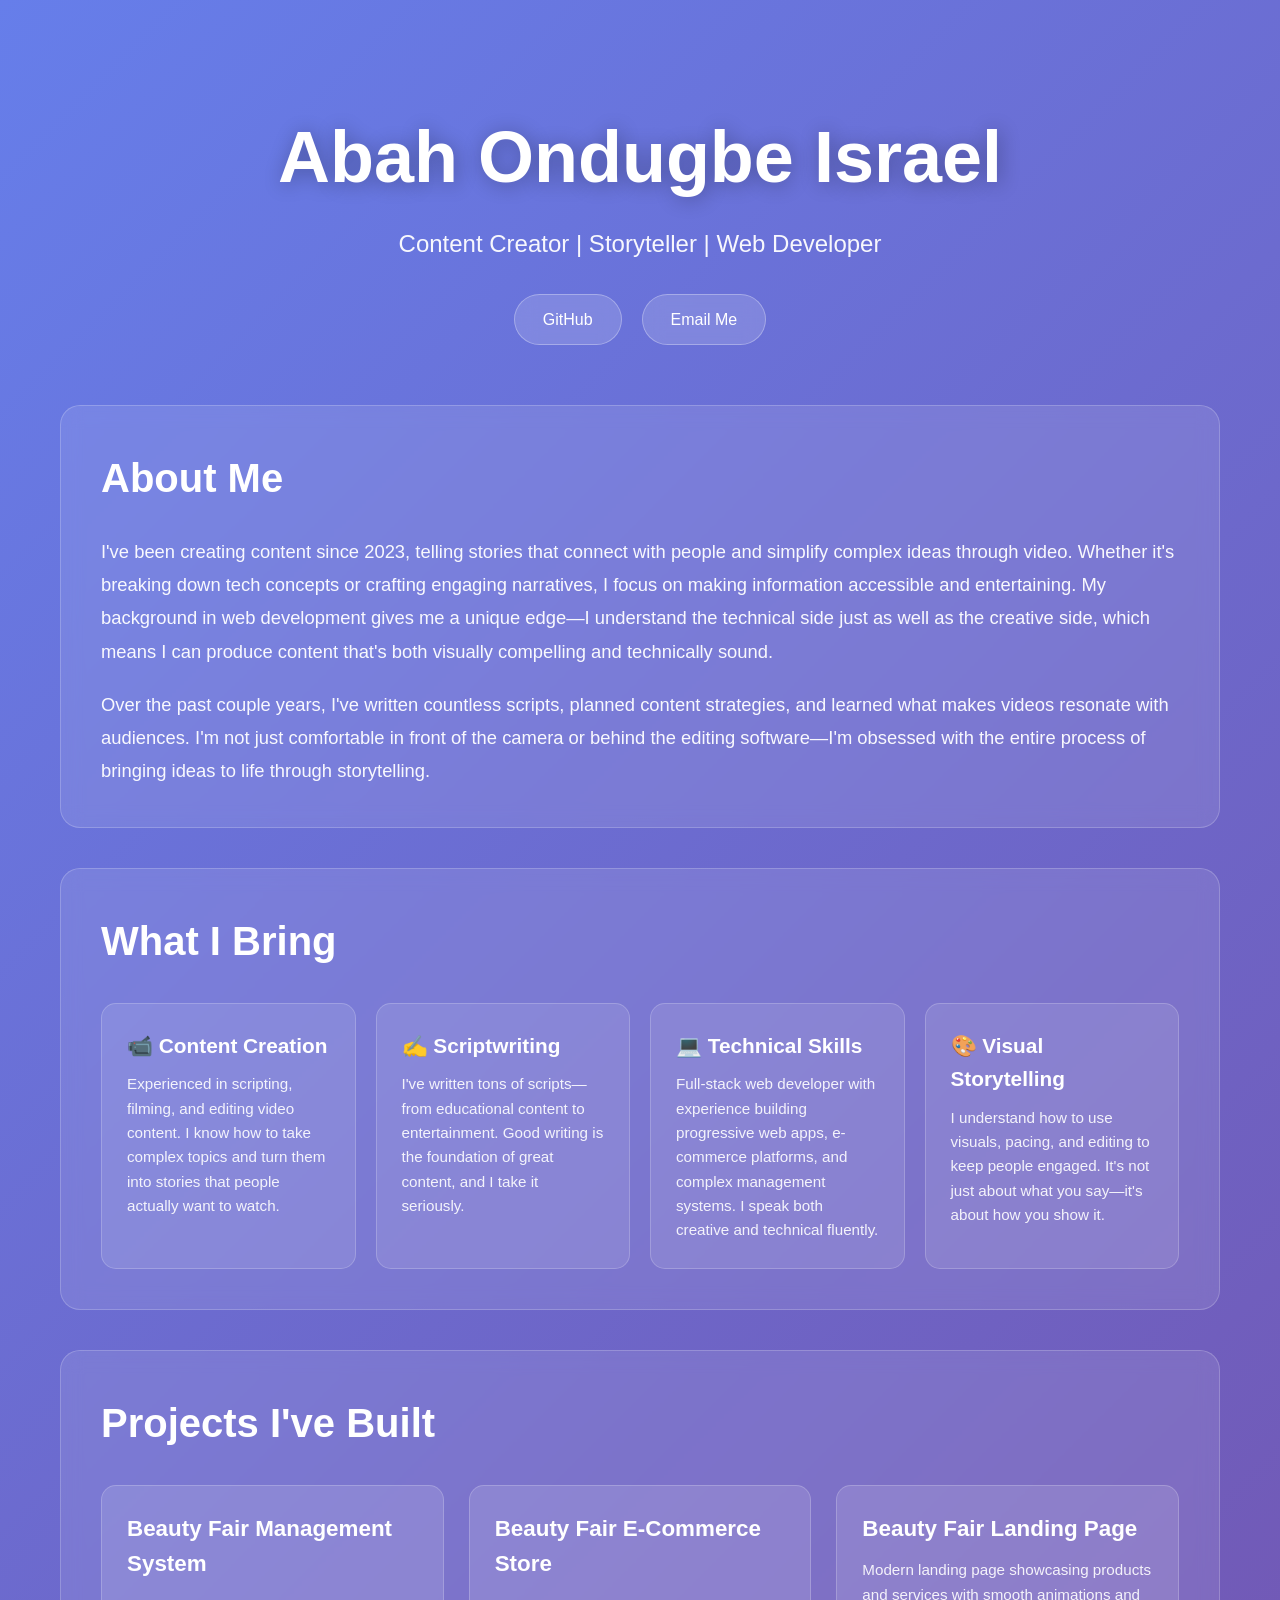
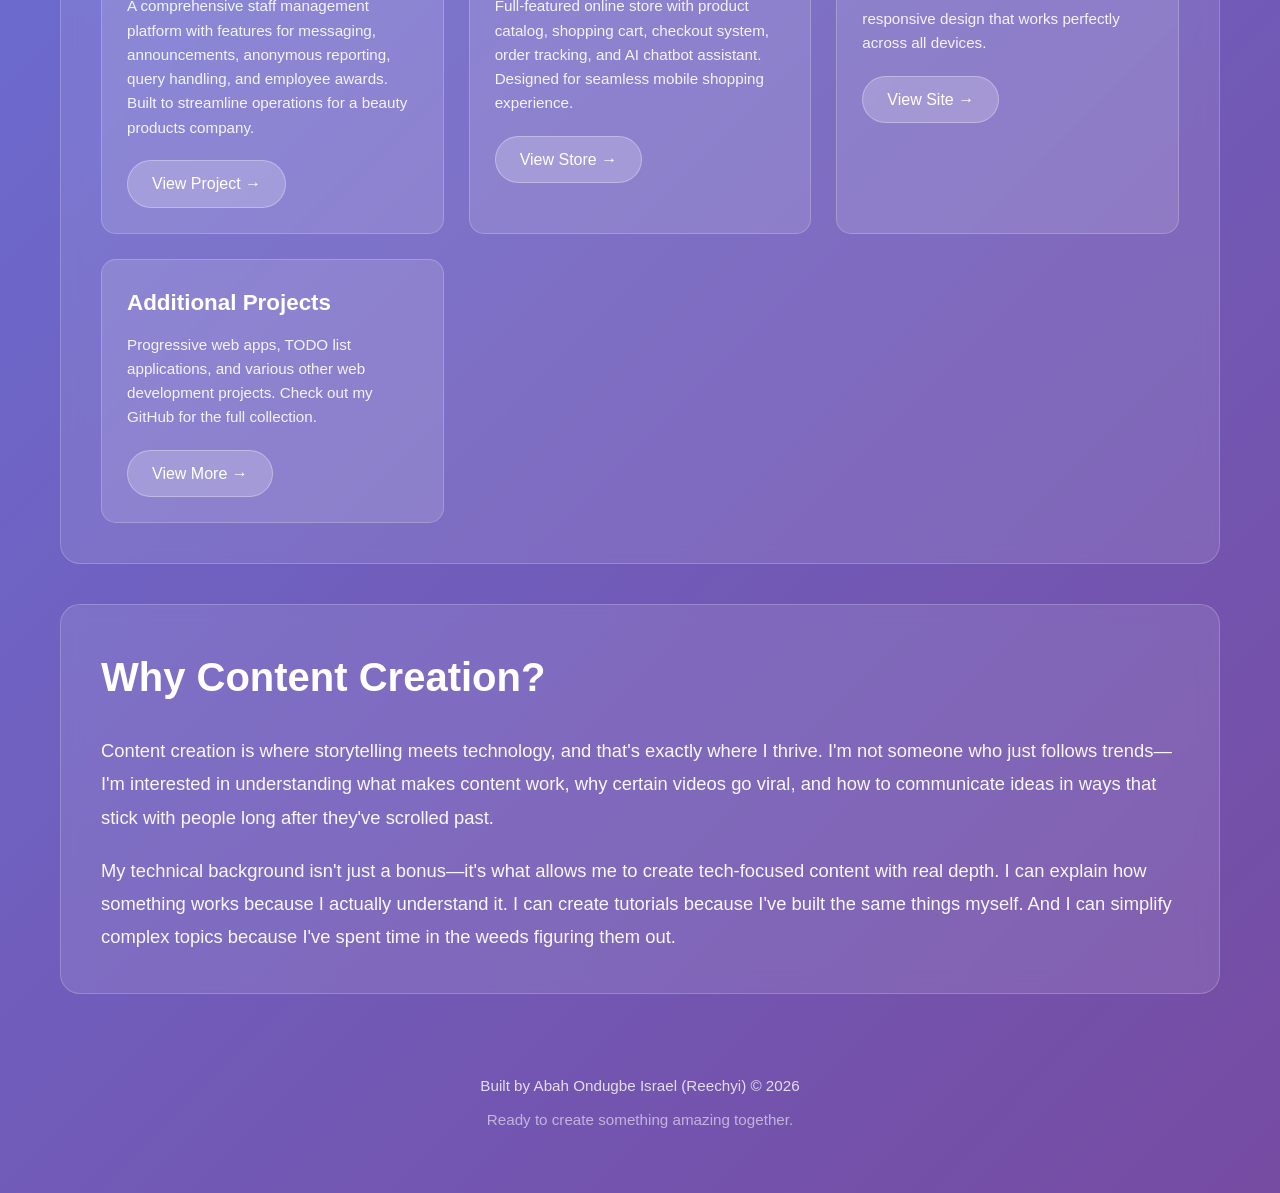
<file: Index.html>
<!DOCTYPE html>
<html lang="en">
<head>
    <meta charset="UTF-8">
    <meta name="viewport" content="width=device-width, initial-scale=1.0">
    <title>Abah Ondugbe Israel - Content Creator & Developer</title>
    <style>
        * {
            margin: 0;
            padding: 0;
            box-sizing: border-box;
        }

        body {
            font-family: -apple-system, BlinkMacSystemFont, 'Segoe UI', Roboto, Oxygen, Ubuntu, Cantarell, sans-serif;
            background: linear-gradient(135deg, #667eea 0%, #764ba2 100%);
            color: #fff;
            line-height: 1.6;
            overflow-x: hidden;
        }

        .container {
            max-width: 1200px;
            margin: 0 auto;
            padding: 20px;
        }

        header {
            text-align: center;
            padding: 80px 20px 60px;
            position: relative;
        }

        .name {
            font-size: clamp(2.5rem, 6vw, 4.5rem);
            font-weight: 800;
            margin-bottom: 10px;
            text-shadow: 2px 2px 20px rgba(0,0,0,0.3);
            animation: fadeInUp 0.8s ease;
        }

        .tagline {
            font-size: clamp(1.1rem, 3vw, 1.5rem);
            opacity: 0.95;
            font-weight: 300;
            margin-bottom: 30px;
            animation: fadeInUp 1s ease;
        }

        .social-links {
            display: flex;
            gap: 20px;
            justify-content: center;
            flex-wrap: wrap;
            animation: fadeInUp 1.2s ease;
        }

        .social-btn {
            background: rgba(255,255,255,0.15);
            backdrop-filter: blur(10px);
            border: 1px solid rgba(255,255,255,0.3);
            color: #fff;
            padding: 12px 28px;
            border-radius: 50px;
            text-decoration: none;
            font-weight: 500;
            transition: all 0.3s ease;
            display: inline-block;
        }

        .social-btn:hover {
            background: rgba(255,255,255,0.25);
            transform: translateY(-3px);
            box-shadow: 0 10px 30px rgba(0,0,0,0.2);
        }

        .section {
            background: rgba(255,255,255,0.1);
            backdrop-filter: blur(10px);
            border: 1px solid rgba(255,255,255,0.2);
            border-radius: 20px;
            padding: 40px;
            margin-bottom: 40px;
            animation: fadeIn 1s ease;
        }

        h2 {
            font-size: clamp(1.8rem, 4vw, 2.5rem);
            margin-bottom: 25px;
            font-weight: 700;
        }

        .about-text {
            font-size: clamp(1rem, 2.5vw, 1.15rem);
            line-height: 1.8;
            opacity: 0.95;
        }

        .skills-grid {
            display: grid;
            grid-template-columns: repeat(auto-fit, minmax(250px, 1fr));
            gap: 20px;
            margin-top: 30px;
        }

        .skill-card {
            background: rgba(255,255,255,0.1);
            padding: 25px;
            border-radius: 15px;
            border: 1px solid rgba(255,255,255,0.2);
            transition: all 0.3s ease;
        }

        .skill-card:hover {
            transform: translateY(-5px);
            background: rgba(255,255,255,0.15);
            box-shadow: 0 10px 30px rgba(0,0,0,0.2);
        }

        .skill-card h3 {
            font-size: 1.3rem;
            margin-bottom: 10px;
        }

        .skill-card p {
            opacity: 0.9;
            font-size: 0.95rem;
        }

        .projects-grid {
            display: grid;
            grid-template-columns: repeat(auto-fit, minmax(280px, 1fr));
            gap: 25px;
            margin-top: 30px;
        }

        .project-card {
            background: rgba(255,255,255,0.12);
            border-radius: 15px;
            overflow: hidden;
            border: 1px solid rgba(255,255,255,0.2);
            transition: all 0.3s ease;
        }

        .project-card:hover {
            transform: translateY(-8px);
            box-shadow: 0 15px 40px rgba(0,0,0,0.3);
        }

        .project-content {
            padding: 25px;
        }

        .project-card h3 {
            font-size: 1.4rem;
            margin-bottom: 12px;
        }

        .project-card p {
            opacity: 0.9;
            margin-bottom: 20px;
            font-size: 0.95rem;
        }

        .project-link {
            display: inline-block;
            background: rgba(255,255,255,0.2);
            padding: 10px 24px;
            border-radius: 25px;
            color: #fff;
            text-decoration: none;
            font-weight: 500;
            transition: all 0.3s ease;
            border: 1px solid rgba(255,255,255,0.3);
        }

        .project-link:hover {
            background: rgba(255,255,255,0.3);
            transform: scale(1.05);
        }

        footer {
            text-align: center;
            padding: 40px 20px;
            opacity: 0.8;
            font-size: 0.95rem;
        }

        @keyframes fadeInUp {
            from {
                opacity: 0;
                transform: translateY(30px);
            }
            to {
                opacity: 1;
                transform: translateY(0);
            }
        }

        @keyframes fadeIn {
            from {
                opacity: 0;
            }
            to {
                opacity: 1;
            }
        }

        @media (max-width: 768px) {
            .section {
                padding: 25px;
            }

            .skills-grid, .projects-grid {
                grid-template-columns: 1fr;
            }
        }
    </style>
</head>
<body>
    <div class="container">
        <header>
            <h1 class="name">Abah Ondugbe Israel</h1>
            <p class="tagline">Content Creator | Storyteller | Web Developer</p>
            <div class="social-links">
                <a href="https://github.com/reechyi75-dev" class="social-btn" target="_blank">GitHub</a>
                <a href="mailto:reechyi75@gmail.com" class="social-btn">Email Me</a>
            </div>
        </header>

        <div class="section">
            <h2>About Me</h2>
            <p class="about-text">
                I've been creating content since 2023, telling stories that connect with people and simplify complex ideas through video. Whether it's breaking down tech concepts or crafting engaging narratives, I focus on making information accessible and entertaining. My background in web development gives me a unique edge—I understand the technical side just as well as the creative side, which means I can produce content that's both visually compelling and technically sound.
            </p>
            <p class="about-text" style="margin-top: 20px;">
                Over the past couple years, I've written countless scripts, planned content strategies, and learned what makes videos resonate with audiences. I'm not just comfortable in front of the camera or behind the editing software—I'm obsessed with the entire process of bringing ideas to life through storytelling.
            </p>
        </div>

        <div class="section">
            <h2>What I Bring</h2>
            <div class="skills-grid">
                <div class="skill-card">
                    <h3>📹 Content Creation</h3>
                    <p>Experienced in scripting, filming, and editing video content. I know how to take complex topics and turn them into stories that people actually want to watch.</p>
                </div>
                <div class="skill-card">
                    <h3>✍️ Scriptwriting</h3>
                    <p>I've written tons of scripts—from educational content to entertainment. Good writing is the foundation of great content, and I take it seriously.</p>
                </div>
                <div class="skill-card">
                    <h3>💻 Technical Skills</h3>
                    <p>Full-stack web developer with experience building progressive web apps, e-commerce platforms, and complex management systems. I speak both creative and technical fluently.</p>
                </div>
                <div class="skill-card">
                    <h3>🎨 Visual Storytelling</h3>
                    <p>I understand how to use visuals, pacing, and editing to keep people engaged. It's not just about what you say—it's about how you show it.</p>
                </div>
            </div>
        </div>

        <div class="section">
            <h2>Projects I've Built</h2>
            <div class="projects-grid">
                <div class="project-card">
                    <div class="project-content">
                        <h3>Beauty Fair Management System</h3>
                        <p>A comprehensive staff management platform with features for messaging, announcements, anonymous reporting, query handling, and employee awards. Built to streamline operations for a beauty products company.</p>
                        <a href="https://reechyi75-dev.github.io/beauty-fair/Bf/" class="project-link" target="_blank">View Project →</a>
                    </div>
                </div>
                <div class="project-card">
                    <div class="project-content">
                        <h3>Beauty Fair E-Commerce Store</h3>
                        <p>Full-featured online store with product catalog, shopping cart, checkout system, order tracking, and AI chatbot assistant. Designed for seamless mobile shopping experience.</p>
                        <a href="https://reechyi75-dev.github.io/beauty-fair/Beautyfair-store/Cust.html" class="project-link" target="_blank">View Store →</a>
                    </div>
                </div>
                <div class="project-card">
                    <div class="project-content">
                        <h3>Beauty Fair Landing Page</h3>
                        <p>Modern landing page showcasing products and services with smooth animations and responsive design that works perfectly across all devices.</p>
                        <a href="https://reechyi75-dev.github.io/beauty-fair/index.html" class="project-link" target="_blank">View Site →</a>
                    </div>
                </div>
                <div class="project-card">
                    <div class="project-content">
                        <h3>Additional Projects</h3>
                        <p>Progressive web apps, TODO list applications, and various other web development projects. Check out my GitHub for the full collection.</p>
                        <a href="https://reechyi75-dev.github.io/beauty-fair/Reechyi.html" class="project-link" target="_blank">View More →</a>
                    </div>
                </div>
            </div>
        </div>

        <div class="section">
            <h2>Why Content Creation?</h2>
            <p class="about-text">
                Content creation is where storytelling meets technology, and that's exactly where I thrive. I'm not someone who just follows trends—I'm interested in understanding what makes content work, why certain videos go viral, and how to communicate ideas in ways that stick with people long after they've scrolled past.
            </p>
            <p class="about-text" style="margin-top: 20px;">
                My technical background isn't just a bonus—it's what allows me to create tech-focused content with real depth. I can explain how something works because I actually understand it. I can create tutorials because I've built the same things myself. And I can simplify complex topics because I've spent time in the weeds figuring them out.
            </p>
        </div>

        <footer>
            <p>Built by Abah Ondugbe Israel (Reechyi) © 2026</p>
            <p style="margin-top: 10px; opacity: 0.7;">Ready to create something amazing together.</p>
        </footer>
    </div>
</body>
</html>
</file>
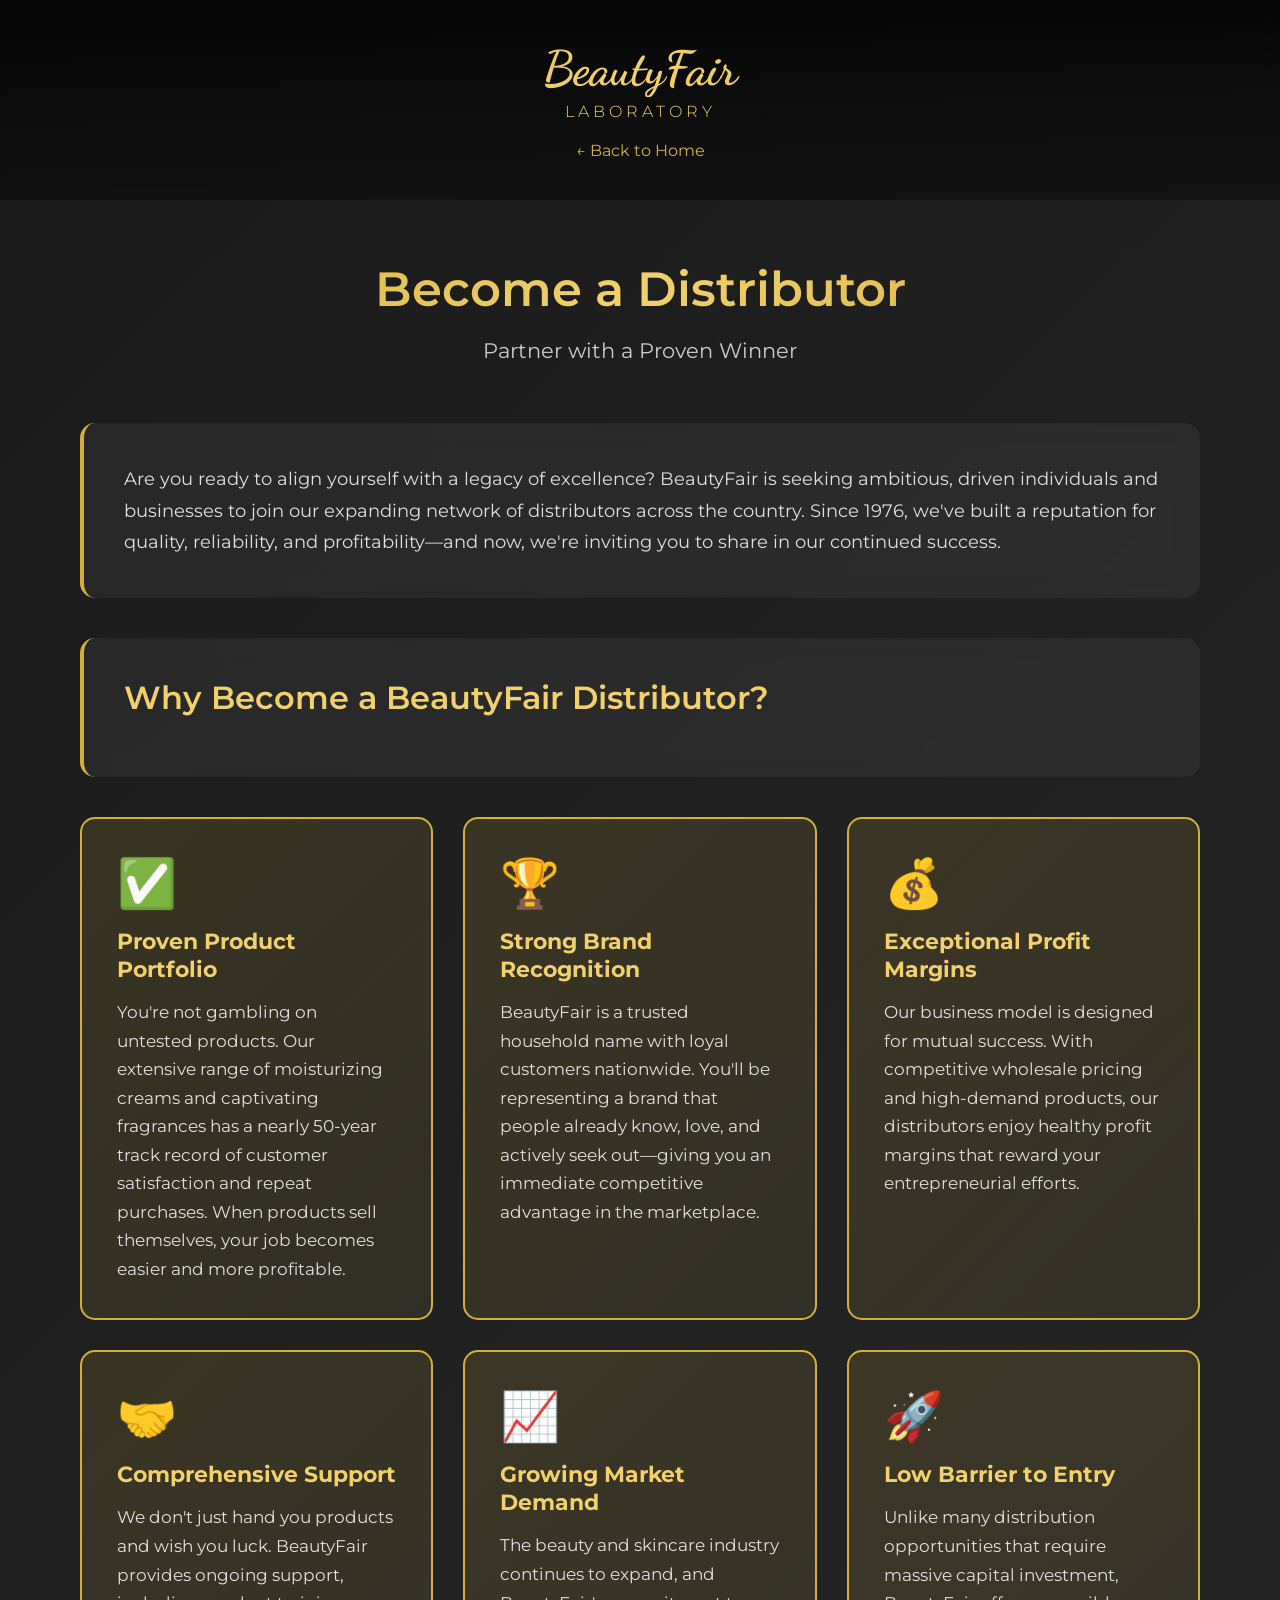
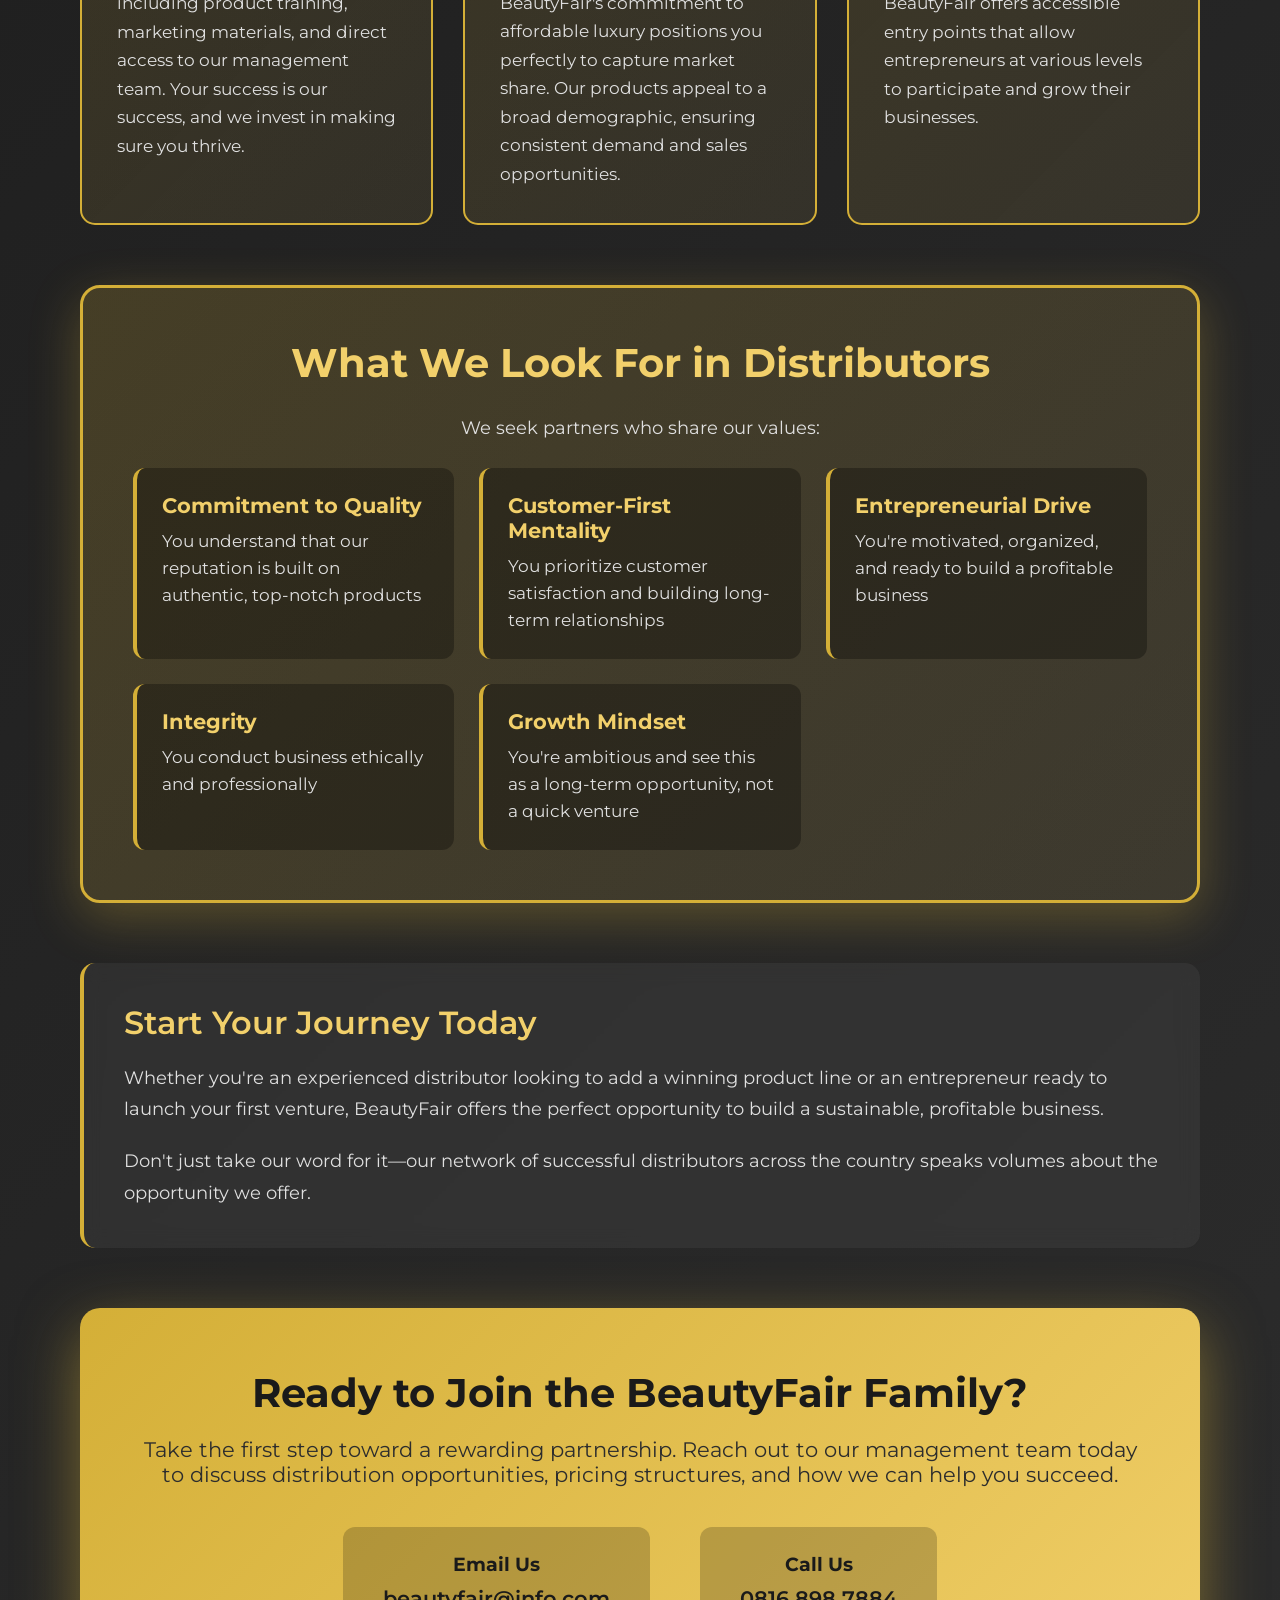
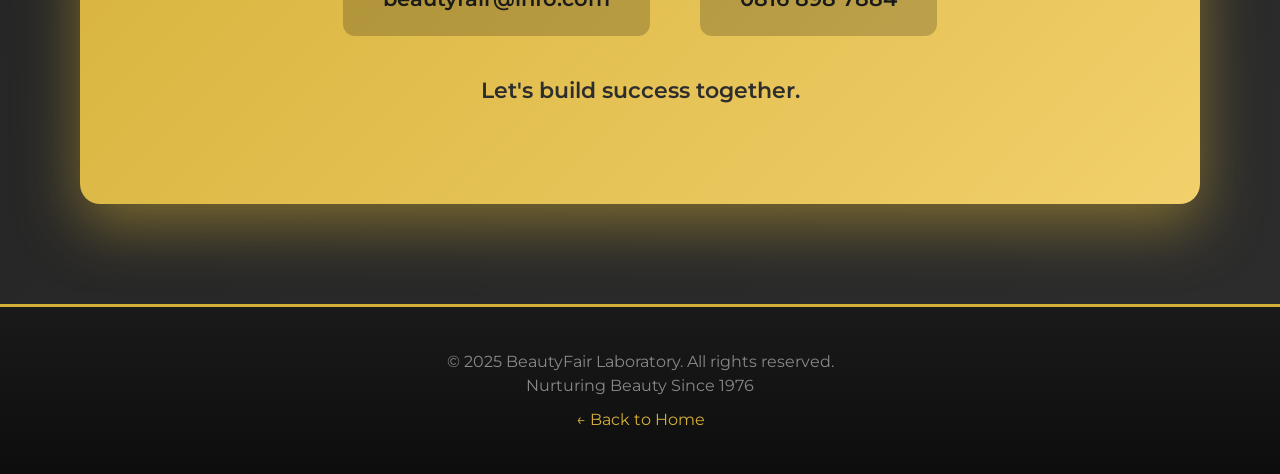
<file: distributor.html>
<!DOCTYPE html>
<html lang="en">
<head>
    <meta charset="UTF-8">
    <meta name="viewport" content="width=device-width, initial-scale=1.0">
    <title>Become a Distributor - BeautyFair Laboratory</title>
    <link href="https://fonts.googleapis.com/css2?family=Dancing+Script:wght@700&family=Montserrat:wght@300,400,600&display=swap" rel="stylesheet">
    <style>
        * {
            margin: 0;
            padding: 0;
            box-sizing: border-box;
        }

        body {
            font-family: 'Montserrat', sans-serif;
            background: linear-gradient(135deg, #1a1a1a 0%, #2d2d2d 100%);
            color: #fff;
            min-height: 100vh;
        }

        /* Header */
        header {
            text-align: center;
            padding: 40px 20px;
            background: linear-gradient(180deg, rgba(0,0,0,0.8) 0%, rgba(0,0,0,0.4) 100%);
        }

        .logo-container h1 {
            font-family: 'Dancing Script', cursive;
            font-size: 3em;
            font-weight: 700;
            background: linear-gradient(135deg, #d4af37 0%, #f2d06b 50%, #d4af37 100%);
            -webkit-background-clip: text;
            -webkit-text-fill-color: transparent;
            background-clip: text;
            margin-bottom: 5px;
        }

        .logo-container p {
            font-family: 'Montserrat', sans-serif;
            font-size: 1em;
            font-weight: 300;
            letter-spacing: 4px;
            color: #f2d06b;
            text-transform: uppercase;
        }

        .back-link {
            display: inline-block;
            margin-top: 20px;
            color: #d4af37;
            text-decoration: none;
            font-size: 1em;
            transition: color 0.3s ease;
        }

        .back-link:hover {
            color: #f2d06b;
        }

        /* Distributor Section */
        .distributor-section {
            max-width: 1200px;
            margin: 60px auto;
            padding: 0 40px;
        }

        .page-title {
            text-align: center;
            font-size: 3em;
            font-weight: 600;
            margin-bottom: 20px;
            background: linear-gradient(135deg, #d4af37 0%, #f2d06b 50%, #d4af37 100%);
            -webkit-background-clip: text;
            -webkit-text-fill-color: transparent;
            background-clip: text;
            animation: distributorGlow 3.5s ease-in-out infinite;
        }

        @keyframes distributorGlow {
            0%, 100% {
                filter: drop-shadow(0 0 30px rgba(212, 175, 55, 0.7))
                        drop-shadow(0 0 50px rgba(242, 208, 107, 0.4));
            }
            50% {
                filter: drop-shadow(0 0 45px rgba(212, 175, 55, 1))
                        drop-shadow(0 0 70px rgba(242, 208, 107, 0.7));
            }
        }

        .subtitle {
            text-align: center;
            font-size: 1.3em;
            color: #ccc;
            margin-bottom: 60px;
        }

        .content-block {
            background: rgba(255, 255, 255, 0.05);
            padding: 40px;
            border-radius: 15px;
            border-left: 4px solid #d4af37;
            backdrop-filter: blur(10px);
            margin-bottom: 40px;
        }

        .content-block h2 {
            color: #f2d06b;
            font-size: 2em;
            margin-bottom: 20px;
            font-weight: 600;
        }

        .content-block h3 {
            color: #f2d06b;
            font-size: 1.5em;
            margin-top: 30px;
            margin-bottom: 15px;
            font-weight: 600;
        }

        .content-block p {
            color: #e0e0e0;
            font-size: 1.1em;
            line-height: 1.8;
            margin-bottom: 20px;
        }

        .content-block p:last-child {
            margin-bottom: 0;
        }

        .content-block strong {
            color: #f2d06b;
        }

        /* Benefits Grid */
        .benefits-grid {
            display: grid;
            grid-template-columns: repeat(auto-fit, minmax(280px, 1fr));
            gap: 30px;
            margin-top: 40px;
        }

        .benefit-card {
            background: linear-gradient(135deg, rgba(212, 175, 55, 0.15), rgba(242, 208, 107, 0.08));
            padding: 35px;
            border-radius: 15px;
            border: 2px solid #d4af37;
            transition: transform 0.3s ease, box-shadow 0.3s ease;
        }

        .benefit-card:hover {
            transform: translateY(-5px);
            box-shadow: 0 15px 40px rgba(212, 175, 55, 0.3);
        }

        .benefit-icon {
            font-size: 3em;
            margin-bottom: 15px;
        }

        .benefit-card h3 {
            color: #f2d06b;
            font-size: 1.4em;
            margin-bottom: 15px;
            margin-top: 0;
        }

        .benefit-card p {
            color: #e0e0e0;
            font-size: 1.05em;
            line-height: 1.7;
            margin-bottom: 0;
        }

        /* What We Look For Box */
        .lookfor-box {
            background: linear-gradient(135deg, rgba(212, 175, 55, 0.2), rgba(242, 208, 107, 0.1));
            border: 3px solid #d4af37;
            padding: 50px;
            border-radius: 20px;
            margin: 60px 0;
            box-shadow: 0 15px 50px rgba(212, 175, 55, 0.3);
        }

        .lookfor-box h2 {
            color: #f2d06b;
            font-size: 2.5em;
            margin-bottom: 30px;
            text-align: center;
        }

        .lookfor-list {
            display: grid;
            grid-template-columns: repeat(auto-fit, minmax(250px, 1fr));
            gap: 25px;
            margin-top: 30px;
        }

        .lookfor-item {
            background: rgba(0, 0, 0, 0.3);
            padding: 25px;
            border-radius: 12px;
            border-left: 4px solid #d4af37;
        }

        .lookfor-item h3 {
            color: #f2d06b;
            font-size: 1.3em;
            margin-bottom: 10px;
        }

        .lookfor-item p {
            color: #e0e0e0;
            font-size: 1.05em;
            line-height: 1.6;
            margin: 0;
        }

        /* CTA Box */
        .cta-box {
            background: linear-gradient(135deg, #d4af37, #f2d06b);
            padding: 60px;
            border-radius: 20px;
            text-align: center;
            margin: 60px 0;
            box-shadow: 0 20px 60px rgba(212, 175, 55, 0.5);
        }

        .cta-box h2 {
            color: #1a1a1a;
            font-size: 2.5em;
            margin-bottom: 20px;
        }

        .cta-box p {
            color: #2d2d2d;
            font-size: 1.3em;
            margin-bottom: 40px;
        }

        .contact-info {
            display: flex;
            justify-content: center;
            gap: 50px;
            flex-wrap: wrap;
        }

        .contact-item {
            background: rgba(0, 0, 0, 0.2);
            padding: 25px 40px;
            border-radius: 12px;
            text-align: center;
        }

        .contact-item h3 {
            color: #1a1a1a;
            font-size: 1.2em;
            margin-bottom: 10px;
        }

        .contact-item a {
            color: #1a1a1a;
            text-decoration: none;
            font-size: 1.3em;
            font-weight: 600;
            transition: color 0.3s ease;
        }

        .contact-item a:hover {
            color: #000;
        }

        /* Footer */
        footer {
            background: linear-gradient(180deg, #1a1a1a 0%, #0d0d0d 100%);
            border-top: 3px solid #d4af37;
            margin-top: 100px;
            padding: 40px;
            text-align: center;
        }

        footer p {
            color: #888;
            margin: 5px 0;
        }

        /* Responsive */
        @media (max-width: 768px) {
            .distributor-section {
                padding: 0 20px;
            }

            .page-title {
                font-size: 2.2em;
            }

            .content-block {
                padding: 30px 20px;
            }

            .content-block h2 {
                font-size: 1.6em;
            }

            .lookfor-box {
                padding: 30px 20px;
            }

            .lookfor-box h2 {
                font-size: 2em;
            }

            .cta-box {
                padding: 40px 20px;
            }

            .cta-box h2 {
                font-size: 2em;
            }

            .contact-info {
                flex-direction: column;
                gap: 20px;
            }

            .benefits-grid {
                grid-template-columns: 1fr;
            }
        }
    </style>
</head>
<body>
    <!-- Header -->
    <header>
        <div class="logo-container">
            <h1>BeautyFair</h1>
            <p>Laboratory</p>
        </div>
        <a href="index.html" class="back-link">← Back to Home</a>
    </header>

    <!-- Distributor Section -->
    <section class="distributor-section">
        <h1 class="page-title">Become a Distributor</h1>
        <p class="subtitle">Partner with a Proven Winner</p>

        <div class="content-block">
            <p>Are you ready to align yourself with a legacy of excellence? BeautyFair is seeking ambitious, driven individuals and businesses to join our expanding network of distributors across the country. Since 1976, we've built a reputation for quality, reliability, and profitability—and now, we're inviting you to share in our continued success.</p>
        </div>

        <div class="content-block">
            <h2>Why Become a BeautyFair Distributor?</h2>
        </div>

        <!-- Benefits Grid -->
        <div class="benefits-grid">
            <div class="benefit-card">
                <div class="benefit-icon">✅</div>
                <h3>Proven Product Portfolio</h3>
                <p>You're not gambling on untested products. Our extensive range of moisturizing creams and captivating fragrances has a nearly 50-year track record of customer satisfaction and repeat purchases. When products sell themselves, your job becomes easier and more profitable.</p>
            </div>

            <div class="benefit-card">
                <div class="benefit-icon">🏆</div>
                <h3>Strong Brand Recognition</h3>
                <p>BeautyFair is a trusted household name with loyal customers nationwide. You'll be representing a brand that people already know, love, and actively seek out—giving you an immediate competitive advantage in the marketplace.</p>
            </div>

            <div class="benefit-card">
                <div class="benefit-icon">💰</div>
                <h3>Exceptional Profit Margins</h3>
                <p>Our business model is designed for mutual success. With competitive wholesale pricing and high-demand products, our distributors enjoy healthy profit margins that reward your entrepreneurial efforts.</p>
            </div>

            <div class="benefit-card">
                <div class="benefit-icon">🤝</div>
                <h3>Comprehensive Support</h3>
                <p>We don't just hand you products and wish you luck. BeautyFair provides ongoing support, including product training, marketing materials, and direct access to our management team. Your success is our success, and we invest in making sure you thrive.</p>
            </div>

            <div class="benefit-card">
                <div class="benefit-icon">📈</div>
                <h3>Growing Market Demand</h3>
                <p>The beauty and skincare industry continues to expand, and BeautyFair's commitment to affordable luxury positions you perfectly to capture market share. Our products appeal to a broad demographic, ensuring consistent demand and sales opportunities.</p>
            </div>

            <div class="benefit-card">
                <div class="benefit-icon">🚀</div>
                <h3>Low Barrier to Entry</h3>
                <p>Unlike many distribution opportunities that require massive capital investment, BeautyFair offers accessible entry points that allow entrepreneurs at various levels to participate and grow their businesses.</p>
            </div>
        </div>

        <!-- What We Look For -->
        <div class="lookfor-box">
            <h2>What We Look For in Distributors</h2>
            <p style="text-align: center; color: #e0e0e0; font-size: 1.1em; margin-bottom: 30px;">We seek partners who share our values:</p>
            
            <div class="lookfor-list">
                <div class="lookfor-item">
                    <h3>Commitment to Quality</h3>
                    <p>You understand that our reputation is built on authentic, top-notch products</p>
                </div>

                <div class="lookfor-item">
                    <h3>Customer-First Mentality</h3>
                    <p>You prioritize customer satisfaction and building long-term relationships</p>
                </div>

                <div class="lookfor-item">
                    <h3>Entrepreneurial Drive</h3>
                    <p>You're motivated, organized, and ready to build a profitable business</p>
                </div>

                <div class="lookfor-item">
                    <h3>Integrity</h3>
                    <p>You conduct business ethically and professionally</p>
                </div>

                <div class="lookfor-item">
                    <h3>Growth Mindset</h3>
                    <p>You're ambitious and see this as a long-term opportunity, not a quick venture</p>
                </div>
            </div>
        </div>

        <div class="content-block">
            <h2>Start Your Journey Today</h2>
            <p>Whether you're an experienced distributor looking to add a winning product line or an entrepreneur ready to launch your first venture, BeautyFair offers the perfect opportunity to build a sustainable, profitable business.</p>
            
            <p>Don't just take our word for it—our network of successful distributors across the country speaks volumes about the opportunity we offer.</p>
        </div>

        <!-- CTA Box -->
        <div class="cta-box">
            <h2>Ready to Join the BeautyFair Family?</h2>
            <p>Take the first step toward a rewarding partnership. Reach out to our management team today to discuss distribution opportunities, pricing structures, and how we can help you succeed.</p>
            
            <div class="contact-info">
                <div class="contact-item">
                    <h3>Email Us</h3>
                    <a href="mailto:beautyfair@info.com">beautyfair@info.com</a>
                </div>

                <div class="contact-item">
                    <h3>Call Us</h3>
                    <a href="tel:08168987884">0816 898 7884</a>
                </div>
            </div>

            <p style="margin-top: 40px; font-size: 1.4em; font-weight: 600;">Let's build success together.</p>
        </div>
    </section>

    <!-- Footer -->
    <footer>
        <p>&copy; 2025 BeautyFair Laboratory. All rights reserved.</p>
        <p>Nurturing Beauty Since 1976</p>
        <p style="margin-top: 15px;"><a href="index.html" style="color: #d4af37; text-decoration: none;">← Back to Home</a></p>
    </footer>
</body>
</html>
</file>
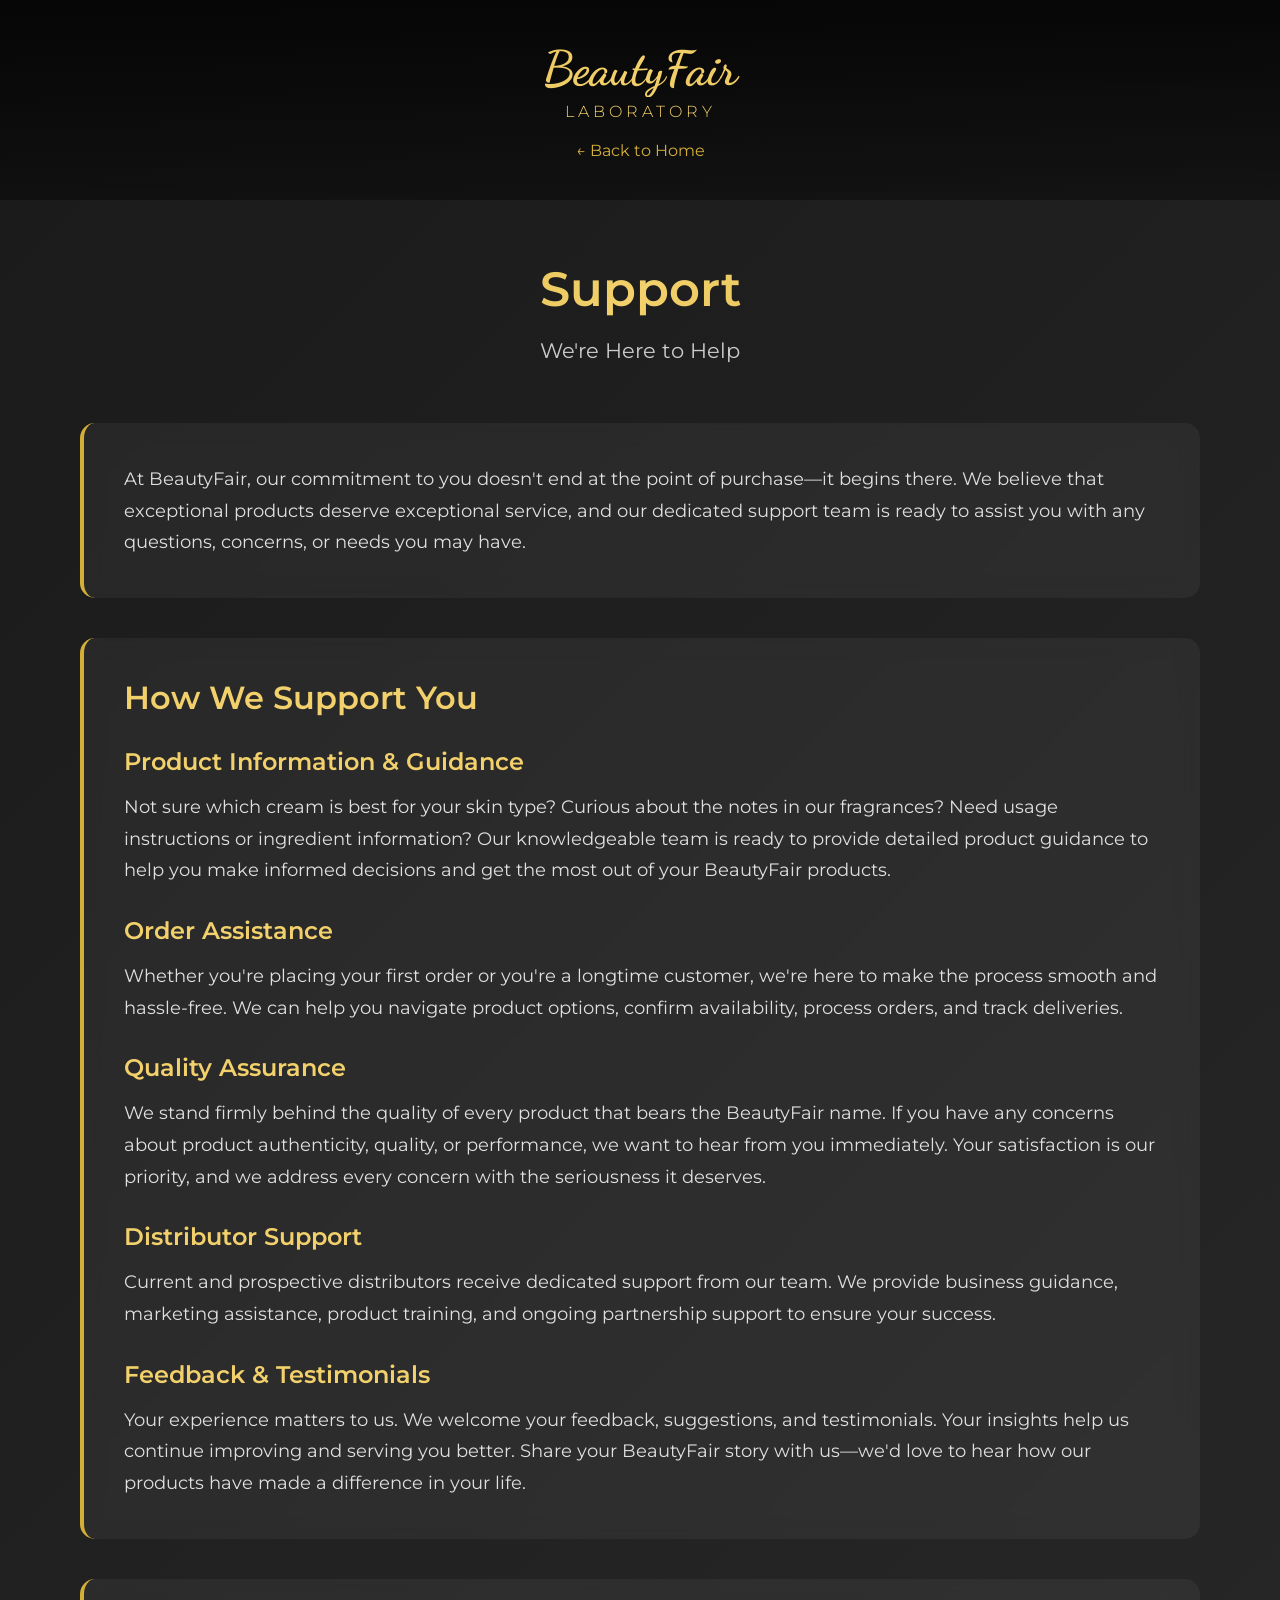
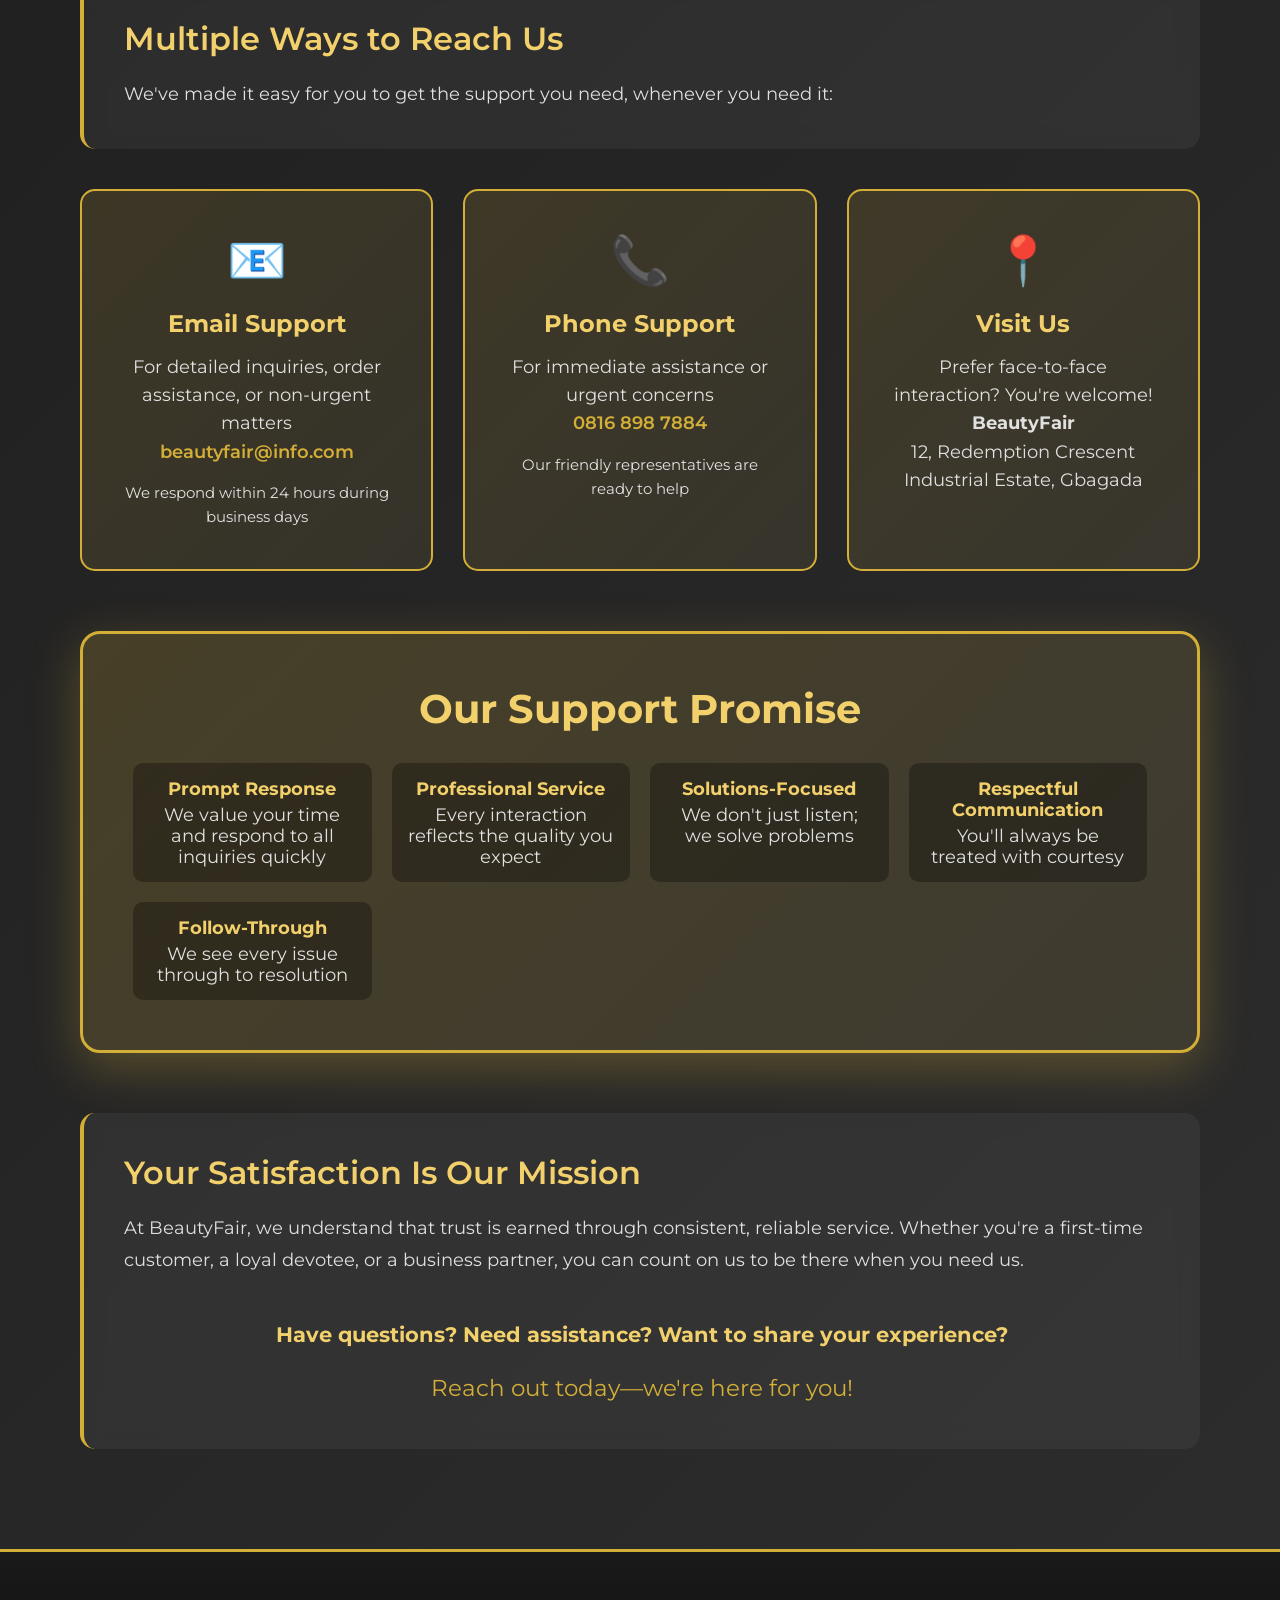
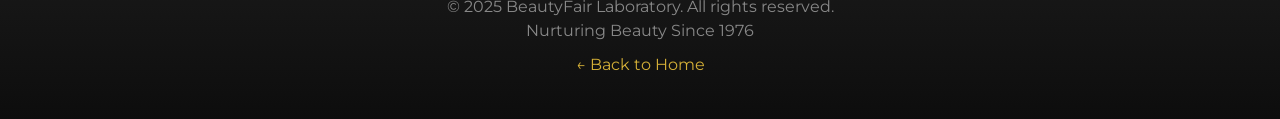
<file: support.html>
<!DOCTYPE html>
<html lang="en">
<head>
    <meta charset="UTF-8">
    <meta name="viewport" content="width=device-width, initial-scale=1.0">
    <title>Support - BeautyFair Laboratory</title>
    <link href="https://fonts.googleapis.com/css2?family=Dancing+Script:wght@700&family=Montserrat:wght@300,400,600&display=swap" rel="stylesheet">
    <style>
        * {
            margin: 0;
            padding: 0;
            box-sizing: border-box;
        }

        body {
            font-family: 'Montserrat', sans-serif;
            background: linear-gradient(135deg, #1a1a1a 0%, #2d2d2d 100%);
            color: #fff;
            min-height: 100vh;
        }

        /* Header */
        header {
            text-align: center;
            padding: 40px 20px;
            background: linear-gradient(180deg, rgba(0,0,0,0.8) 0%, rgba(0,0,0,0.4) 100%);
        }

        .logo-container h1 {
            font-family: 'Dancing Script', cursive;
            font-size: 3em;
            font-weight: 700;
            background: linear-gradient(135deg, #d4af37 0%, #f2d06b 50%, #d4af37 100%);
            -webkit-background-clip: text;
            -webkit-text-fill-color: transparent;
            background-clip: text;
            margin-bottom: 5px;
        }

        .logo-container p {
            font-family: 'Montserrat', sans-serif;
            font-size: 1em;
            font-weight: 300;
            letter-spacing: 4px;
            color: #f2d06b;
            text-transform: uppercase;
        }

        .back-link {
            display: inline-block;
            margin-top: 20px;
            color: #d4af37;
            text-decoration: none;
            font-size: 1em;
            transition: color 0.3s ease;
        }

        .back-link:hover {
            color: #f2d06b;
        }

        /* Support Section */
        .support-section {
            max-width: 1200px;
            margin: 60px auto;
            padding: 0 40px;
        }

        .page-title {
            text-align: center;
            font-size: 3em;
            font-weight: 600;
            margin-bottom: 20px;
            background: linear-gradient(135deg, #d4af37 0%, #f2d06b 50%, #d4af37 100%);
            -webkit-background-clip: text;
            -webkit-text-fill-color: transparent;
            background-clip: text;
            animation: supportGlow 3s ease-in-out infinite;
        }

        @keyframes supportGlow {
            0%, 100% {
                filter: drop-shadow(0 0 25px rgba(212, 175, 55, 0.6));
            }
            50% {
                filter: drop-shadow(0 0 40px rgba(242, 208, 107, 0.9));
            }
        }

        .subtitle {
            text-align: center;
            font-size: 1.3em;
            color: #ccc;
            margin-bottom: 60px;
        }

        .content-block {
            background: rgba(255, 255, 255, 0.05);
            padding: 40px;
            border-radius: 15px;
            border-left: 4px solid #d4af37;
            backdrop-filter: blur(10px);
            margin-bottom: 40px;
        }

        .content-block h2 {
            color: #f2d06b;
            font-size: 2em;
            margin-bottom: 20px;
            font-weight: 600;
        }

        .content-block h3 {
            color: #f2d06b;
            font-size: 1.5em;
            margin-top: 30px;
            margin-bottom: 15px;
            font-weight: 600;
        }

        .content-block p {
            color: #e0e0e0;
            font-size: 1.1em;
            line-height: 1.8;
            margin-bottom: 20px;
        }

        .content-block p:last-child {
            margin-bottom: 0;
        }

        /* Contact Cards */
        .contact-grid {
            display: grid;
            grid-template-columns: repeat(auto-fit, minmax(300px, 1fr));
            gap: 30px;
            margin-top: 40px;
        }

        .contact-card {
            background: linear-gradient(135deg, rgba(212, 175, 55, 0.15), rgba(242, 208, 107, 0.08));
            padding: 40px;
            border-radius: 15px;
            border: 2px solid #d4af37;
            text-align: center;
            transition: transform 0.3s ease, box-shadow 0.3s ease;
        }

        .contact-card:hover {
            transform: translateY(-5px);
            box-shadow: 0 15px 40px rgba(212, 175, 55, 0.3);
        }

        .contact-icon {
            font-size: 3em;
            margin-bottom: 20px;
        }

        .contact-card h3 {
            color: #f2d06b;
            font-size: 1.5em;
            margin-bottom: 15px;
        }

        .contact-card p {
            color: #e0e0e0;
            font-size: 1.1em;
            line-height: 1.6;
        }

        .contact-card a {
            color: #d4af37;
            text-decoration: none;
            font-weight: 600;
            transition: color 0.3s ease;
        }

        .contact-card a:hover {
            color: #f2d06b;
        }

        /* Support Promise Box */
        .promise-box {
            background: linear-gradient(135deg, rgba(212, 175, 55, 0.2), rgba(242, 208, 107, 0.1));
            border: 3px solid #d4af37;
            padding: 50px;
            border-radius: 20px;
            text-align: center;
            margin: 60px 0;
            box-shadow: 0 15px 50px rgba(212, 175, 55, 0.3);
        }

        .promise-box h2 {
            color: #f2d06b;
            font-size: 2.5em;
            margin-bottom: 30px;
        }

        .promise-list {
            display: grid;
            grid-template-columns: repeat(auto-fit, minmax(200px, 1fr));
            gap: 20px;
            margin-top: 30px;
        }

        .promise-item {
            color: #e0e0e0;
            font-size: 1.1em;
            padding: 15px;
            background: rgba(0, 0, 0, 0.3);
            border-radius: 10px;
        }

        .promise-item strong {
            color: #f2d06b;
            display: block;
            margin-bottom: 5px;
        }

        /* Footer */
        footer {
            background: linear-gradient(180deg, #1a1a1a 0%, #0d0d0d 100%);
            border-top: 3px solid #d4af37;
            margin-top: 100px;
            padding: 40px;
            text-align: center;
        }

        footer p {
            color: #888;
            margin: 5px 0;
        }

        /* Responsive */
        @media (max-width: 768px) {
            .support-section {
                padding: 0 20px;
            }

            .page-title {
                font-size: 2.2em;
            }

            .content-block {
                padding: 30px 20px;
            }

            .content-block h2 {
                font-size: 1.6em;
            }

            .promise-box {
                padding: 30px 20px;
            }

            .promise-box h2 {
                font-size: 2em;
            }

            .contact-grid {
                grid-template-columns: 1fr;
            }
        }
    </style>
</head>
<body>
    <!-- Header -->
    <header>
        <div class="logo-container">
            <h1>BeautyFair</h1>
            <p>Laboratory</p>
        </div>
        <a href="index.html" class="back-link">← Back to Home</a> 
    </header>

    <!-- Support Section -->
    <section class="support-section">
        <h1 class="page-title">Support</h1>
        <p class="subtitle">We're Here to Help</p>

        <div class="content-block">
            <p>At BeautyFair, our commitment to you doesn't end at the point of purchase—it begins there. We believe that exceptional products deserve exceptional service, and our dedicated support team is ready to assist you with any questions, concerns, or needs you may have.</p>
        </div>

        <div class="content-block">
            <h2>How We Support You</h2>
            
            <h3>Product Information & Guidance</h3>
            <p>Not sure which cream is best for your skin type? Curious about the notes in our fragrances? Need usage instructions or ingredient information? Our knowledgeable team is ready to provide detailed product guidance to help you make informed decisions and get the most out of your BeautyFair products.</p>

            <h3>Order Assistance</h3>
            <p>Whether you're placing your first order or you're a longtime customer, we're here to make the process smooth and hassle-free. We can help you navigate product options, confirm availability, process orders, and track deliveries.</p>

            <h3>Quality Assurance</h3>
            <p>We stand firmly behind the quality of every product that bears the BeautyFair name. If you have any concerns about product authenticity, quality, or performance, we want to hear from you immediately. Your satisfaction is our priority, and we address every concern with the seriousness it deserves.</p>

            <h3>Distributor Support</h3>
            <p>Current and prospective distributors receive dedicated support from our team. We provide business guidance, marketing assistance, product training, and ongoing partnership support to ensure your success.</p>

            <h3>Feedback & Testimonials</h3>
            <p>Your experience matters to us. We welcome your feedback, suggestions, and testimonials. Your insights help us continue improving and serving you better. Share your BeautyFair story with us—we'd love to hear how our products have made a difference in your life.</p>
        </div>

        <div class="content-block">
            <h2>Multiple Ways to Reach Us</h2>
            <p>We've made it easy for you to get the support you need, whenever you need it:</p>
        </div>

        <!-- Contact Cards -->
        <div class="contact-grid">
            <div class="contact-card">
                <div class="contact-icon">📧</div>
                <h3>Email Support</h3>
                <p>For detailed inquiries, order assistance, or non-urgent matters</p>
                <p><a href="mailto:beautyfair@info.com">beautyfair@info.com</a></p>
                <p style="font-size: 0.95em; margin-top: 15px;">We respond within 24 hours during business days</p>
            </div>

            <div class="contact-card">
                <div class="contact-icon">📞</div>
                <h3>Phone Support</h3>
                <p>For immediate assistance or urgent concerns</p>
                <p><a href="tel:08168987884">0816 898 7884</a></p>
                <p style="font-size: 0.95em; margin-top: 15px;">Our friendly representatives are ready to help</p>
            </div>

            <div class="contact-card">
                <div class="contact-icon">📍</div>
                <h3>Visit Us</h3>
                <p>Prefer face-to-face interaction? You're welcome!</p>
                <p><strong>BeautyFair</strong><br>
                12, Redemption Crescent<br>
                Industrial Estate, Gbagada</p>
            </div>
        </div>

        <!-- Support Promise -->
        <div class="promise-box">
            <h2>Our Support Promise</h2>
            <div class="promise-list">
                <div class="promise-item">
                    <strong>Prompt Response</strong>
                    We value your time and respond to all inquiries quickly
                </div>
                <div class="promise-item">
                    <strong>Professional Service</strong>
                    Every interaction reflects the quality you expect
                </div>
                <div class="promise-item">
                    <strong>Solutions-Focused</strong>
                    We don't just listen; we solve problems
                </div>
                <div class="promise-item">
                    <strong>Respectful Communication</strong>
                    You'll always be treated with courtesy
                </div>
                <div class="promise-item">
                    <strong>Follow-Through</strong>
                    We see every issue through to resolution
                </div>
            </div>
        </div>

        <div class="content-block">
            <h2>Your Satisfaction Is Our Mission</h2>
            <p>At BeautyFair, we understand that trust is earned through consistent, reliable service. Whether you're a first-time customer, a loyal devotee, or a business partner, you can count on us to be there when you need us.</p>
            
            <p style="text-align: center; font-size: 1.3em; color: #f2d06b; margin-top: 40px;">
                <strong>Have questions? Need assistance? Want to share your experience?</strong><br>
                <span style="font-size: 1.1em; color: #d4af37; margin-top: 15px; display: inline-block;">Reach out today—we're here for you!</span>
            </p>
        </div>
    </section>

    <!-- Footer -->
    <footer>
        <p>&copy; 2025 BeautyFair Laboratory. All rights reserved.</p>
        <p>Nurturing Beauty Since 1976</p>
        <p style="margin-top: 15px;"><a href="index.html" style="color: #d4af37; text-decoration: none;">← Back to Home</a></p>
    </footer>
</body>
</html>
</file>
